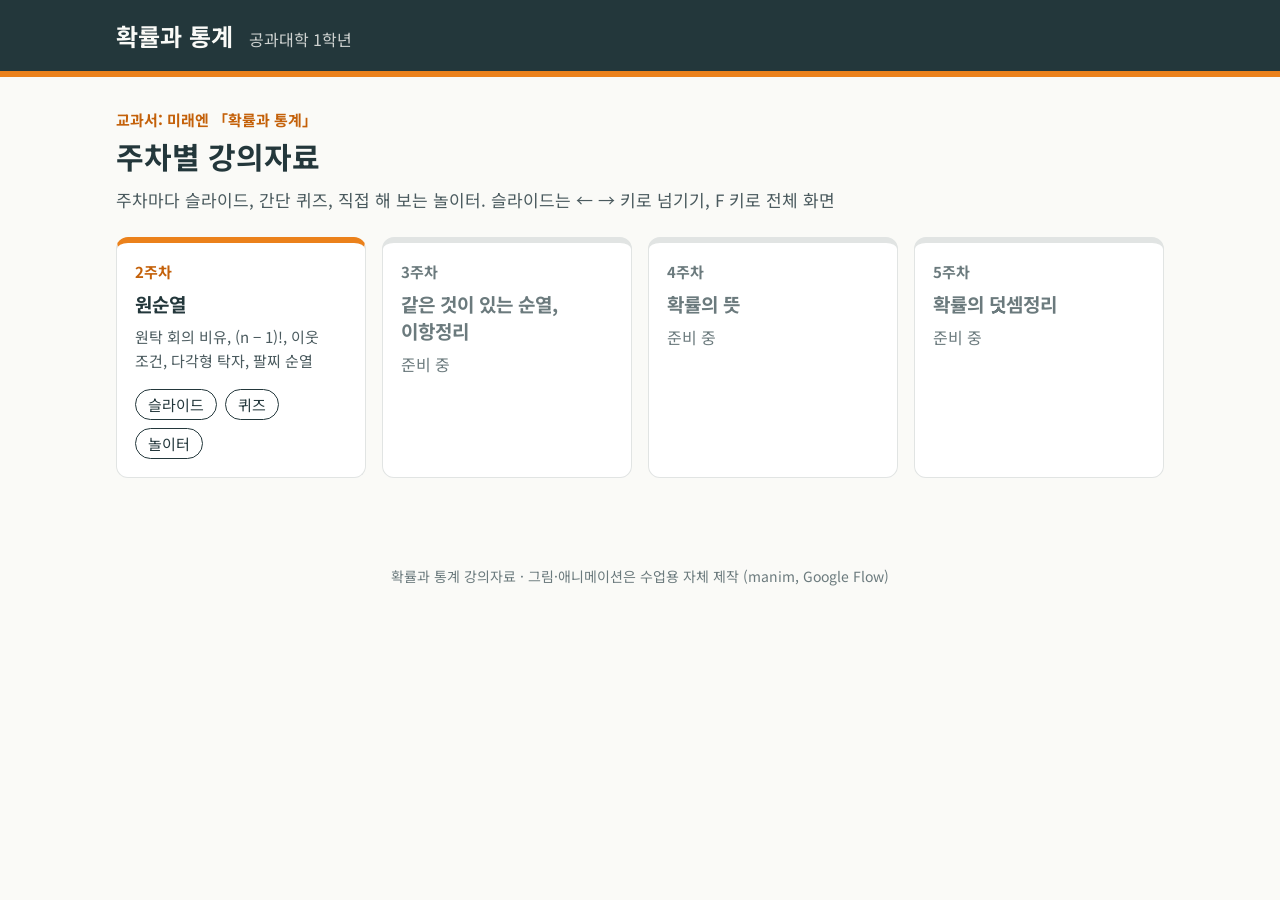
<file: index.html>
<!doctype html>
<html lang="ko">
<head>
<meta charset="utf-8">
<meta name="viewport" content="width=device-width, initial-scale=1">
<title>확률과 통계 강의자료</title>
<link rel="preconnect" href="https://fonts.googleapis.com">
<link rel="stylesheet" href="https://fonts.googleapis.com/css2?family=Noto+Sans+KR:wght@400;500;700;900&display=swap">
<link rel="stylesheet" href="_공용/웹/style.css">
</head>
<body>
<header class="topbar"><div class="in"><h1>확률과 통계</h1><span style="opacity:.8">공과대학 1학년</span></div></header>
<main>
  <p class="eyebrow">교과서: 미래엔 「확률과 통계」</p>
  <h2 class="page">주차별 강의자료</h2>
  <p class="lead">주차마다 슬라이드, 간단 퀴즈, 직접 해 보는 놀이터. 슬라이드는 ← → 키로 넘기기, F 키로 전체 화면</p>
  <div class="weeks">
    <article class="week">
      <p class="eyebrow">2주차</p>
      <h3>원순열</h3>
      <p class="lead" style="margin:0;font-size:15px">원탁 회의 비유, (n − 1)!, 이웃 조건, 다각형 탁자, 팔찌 순열</p>
      <div class="links">
        <a href="02주차_원순열과중복순열/웹/slides.html">슬라이드</a>
        <a href="02주차_원순열과중복순열/웹/quiz.html">퀴즈</a>
        <a href="02주차_원순열과중복순열/웹/playground.html">놀이터</a>
      </div>
    </article>
    <article class="week todo"><p class="eyebrow" style="color:inherit">3주차</p><h3>같은 것이 있는 순열, 이항정리</h3><p>준비 중</p></article>
    <article class="week todo"><p class="eyebrow" style="color:inherit">4주차</p><h3>확률의 뜻</h3><p>준비 중</p></article>
    <article class="week todo"><p class="eyebrow" style="color:inherit">5주차</p><h3>확률의 덧셈정리</h3><p>준비 중</p></article>
  </div>
</main>
<footer class="site">확률과 통계 강의자료 · 그림·애니메이션은 수업용 자체 제작 (manim, Google Flow)</footer>
</body>
</html>
</file>
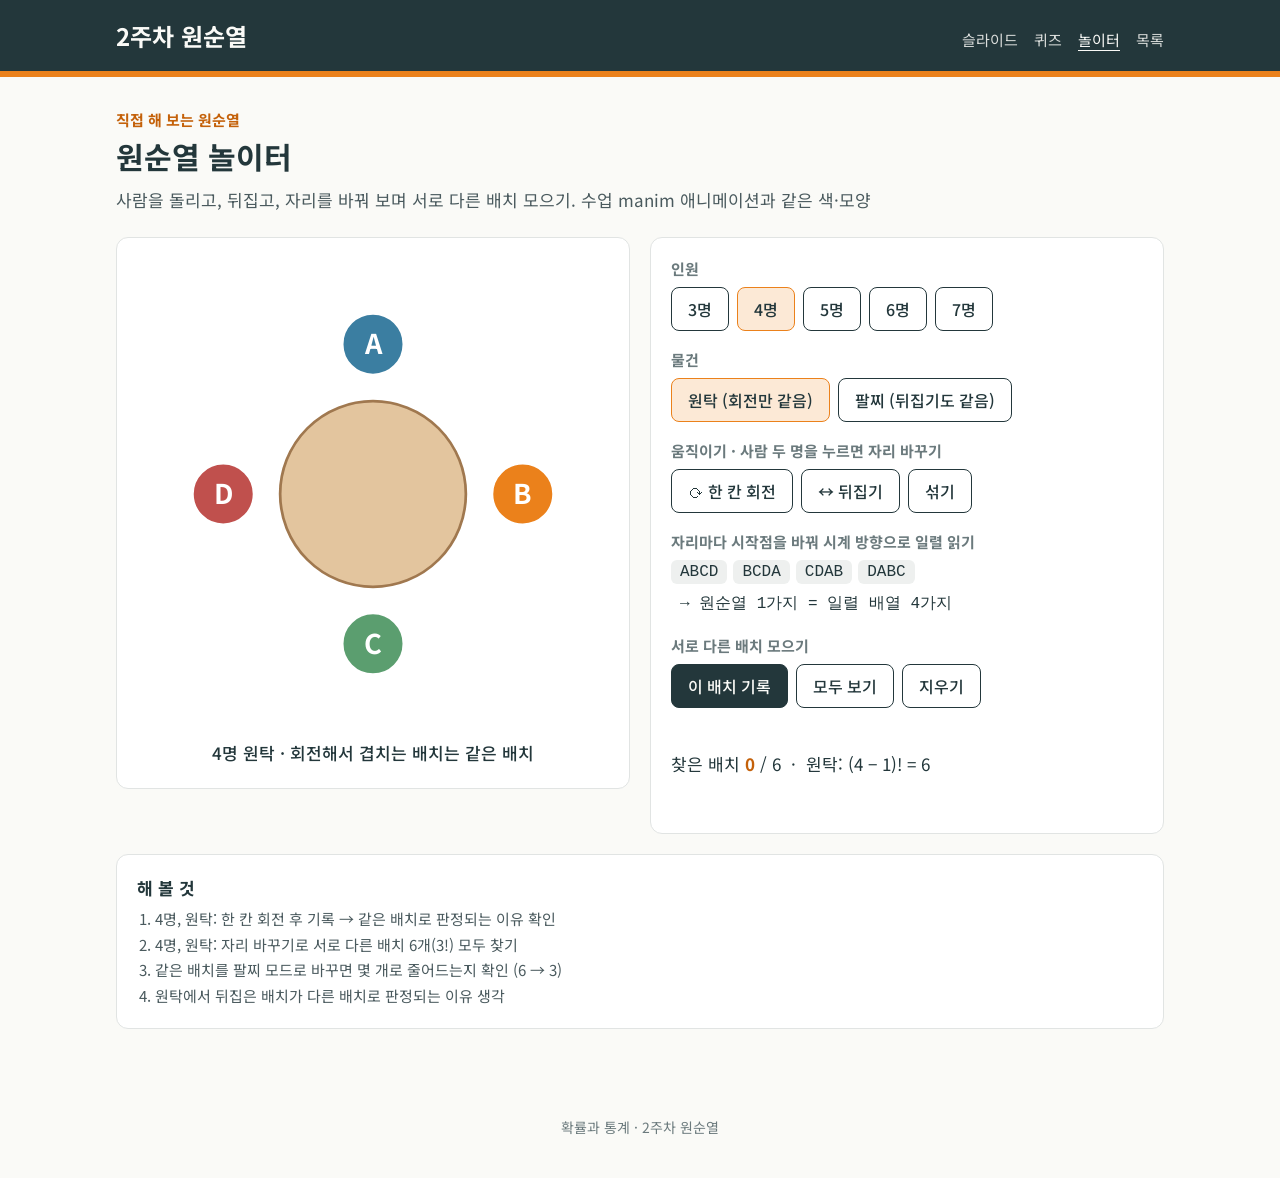
<file: 02주차_원순열과중복순열/웹/playground.html>
<!doctype html>
<html lang="ko">
<head>
<meta charset="utf-8">
<meta name="viewport" content="width=device-width, initial-scale=1">
<title>2주차 원순열 · 놀이터</title>
<link rel="preconnect" href="https://fonts.googleapis.com">
<link rel="stylesheet" href="https://fonts.googleapis.com/css2?family=Noto+Sans+KR:wght@400;500;700;900&display=swap">
<link rel="stylesheet" href="../../_공용/웹/style.css">
<style>
  .play { display: grid; grid-template-columns: minmax(0, 1fr) minmax(0, 1fr); gap: 20px; align-items: start; }
  @media (max-width: 820px) { .play { grid-template-columns: 1fr; } }
  #stage { width: 100%; height: auto; display: block; background: #FFFFFF; border-radius: 8px; touch-action: manipulation; }
  #stage .person { cursor: pointer; }
  #stage text { font-family: 'Noto Sans KR', 'Malgun Gothic', sans-serif; pointer-events: none; }
  .caption { text-align: center; font-size: 17px; font-weight: 500; min-height: 28px; margin-top: 10px; }
  .group { display: flex; flex-direction: column; gap: 8px; margin-bottom: 18px; }
  .group h3 { font-size: 15px; color: var(--faint); font-weight: 700; }
  .btns { display: flex; flex-wrap: wrap; gap: 8px; }
  .reads { display: flex; flex-wrap: wrap; gap: 6px; }
  .reads span { font-family: ui-monospace, Consolas, monospace; font-size: 16px; background: var(--panel-2); border-radius: 6px; padding: 3px 9px; }
  .count { font-size: 17px; line-height: 1.6; }
  .count b { color: var(--orange-text); }
  #found { display: flex; flex-wrap: wrap; gap: 6px; margin-top: 10px; max-height: 300px; overflow: auto; }
  #found svg { width: 64px; height: 64px; background: var(--panel-2); border-radius: 8px; }
  #found svg.new { outline: 3px solid var(--orange); }
  #msg { font-size: 16px; min-height: 26px; }
  .help { color: var(--muted); font-size: 15px; line-height: 1.7; padding-left: 18px; }
</style>
</head>
<body>
<header class="topbar"><div class="in">
  <h1>2주차 원순열</h1>
  <nav><a href="slides.html">슬라이드</a><a href="quiz.html">퀴즈</a><a href="playground.html" aria-current="page">놀이터</a><a href="../../index.html">목록</a></nav>
</div></header>
<main>
  <p class="eyebrow">직접 해 보는 원순열</p>
  <h2 class="page">원순열 놀이터</h2>
  <p class="lead">사람을 돌리고, 뒤집고, 자리를 바꿔 보며 서로 다른 배치 모으기. 수업 manim 애니메이션과 같은 색·모양</p>

  <div class="play">
    <section class="panel">
      <svg id="stage" viewBox="0 0 520 520" role="img" aria-label="원탁에 둘러앉은 사람들"></svg>
      <p class="caption" id="caption"></p>
    </section>

    <section class="panel">
      <div class="group">
        <h3>인원</h3>
        <div class="btns" id="sizes"></div>
      </div>
      <div class="group">
        <h3>물건</h3>
        <div class="btns">
          <button class="btn" id="mTable" aria-pressed="true">원탁 (회전만 같음)</button>
          <button class="btn" id="mBracelet" aria-pressed="false">팔찌 (뒤집기도 같음)</button>
        </div>
      </div>
      <div class="group">
        <h3>움직이기 · 사람 두 명을 누르면 자리 바꾸기</h3>
        <div class="btns">
          <button class="btn" id="rot">⟳ 한 칸 회전</button>
          <button class="btn" id="flip">↔ 뒤집기</button>
          <button class="btn" id="shuf">섞기</button>
        </div>
      </div>
      <div class="group">
        <h3>자리마다 시작점을 바꿔 시계 방향으로 일렬 읽기</h3>
        <div class="reads" id="reads"></div>
      </div>
      <div class="group">
        <h3>서로 다른 배치 모으기</h3>
        <div class="btns">
          <button class="btn primary" id="save">이 배치 기록</button>
          <button class="btn" id="all">모두 보기</button>
          <button class="btn" id="clear">지우기</button>
        </div>
        <p id="msg" role="status" aria-live="polite"></p>
        <p class="count" id="count"></p>
        <div id="found"></div>
      </div>
    </section>
  </div>

  <section class="panel" style="margin-top:20px">
    <h3 style="font-size:17px;margin-bottom:6px">해 볼 것</h3>
    <ol class="help">
      <li>4명, 원탁: 한 칸 회전 후 기록 → 같은 배치로 판정되는 이유 확인</li>
      <li>4명, 원탁: 자리 바꾸기로 서로 다른 배치 6개(3!) 모두 찾기</li>
      <li>같은 배치를 팔찌 모드로 바꾸면 몇 개로 줄어드는지 확인 (6 → 3)</li>
      <li>원탁에서 뒤집은 배치가 다른 배치로 판정되는 이유 생각</li>
    </ol>
  </section>
</main>
<footer class="site">확률과 통계 · 2주차 원순열</footer>

<script>
(() => {
  const C = 260, R = 165, NODE = 34;
  const COLORS = ['#3B7EA1', '#EB811B', '#5B9E6F', '#C0504D', '#8064A2', '#D4A017', '#23373B'];
  const NAMES = 'ABCDEFG';
  const svgNS = 'http://www.w3.org/2000/svg';
  const $ = s => document.querySelector(s);
  const stage = $('#stage');
  const fact = k => (k <= 1 ? 1 : k * fact(k - 1));

  let n = 4, bracelet = false, seats = [], pos = [], picked = null, busy = false;
  let found = new Map(), lastKey = null;

  const angle = s => -Math.PI / 2 + (2 * Math.PI * s) / n;      // 0번 자리 = 맨 위, 시계 방향
  const xy = th => [C + R * Math.cos(th), C + R * Math.sin(th)];
  const el = (tag, attrs, parent) => {
    const e = document.createElementNS(svgNS, tag);
    for (const k in attrs) e.setAttribute(k, attrs[k]);
    parent && parent.append(e);
    return e;
  };

  // 배치를 대표하는 문자열: A부터 시계 방향으로 읽기 (팔찌는 반대 방향과 비교해 작은 쪽)
  function order(arr) {
    const k = arr.indexOf(0);
    return arr.slice(k).concat(arr.slice(0, k));
  }
  function keyOf(arr, flipOk) {
    const a = order(arr).map(i => NAMES[i]).join('');
    if (!flipOk) return a;
    const b = a[0] + [...a.slice(1)].reverse().join('');
    return a < b ? a : b;
  }

  function build() {
    stage.innerHTML = '';
    el('circle', { cx: C, cy: C, r: R * 0.62, fill: bracelet ? 'none' : '#E3C59E',
      stroke: bracelet ? '#8A9499' : '#A0784F', 'stroke-width': bracelet ? 4 : 3 }, stage);
    if (bracelet) el('circle', { cx: C, cy: C, r: R, fill: 'none', stroke: '#8A9499', 'stroke-width': 5 }, stage);
    for (let i = 0; i < n; i++) {
      const g = el('g', { class: 'person', 'data-i': i, tabindex: 0, role: 'button', 'aria-label': NAMES[i] }, stage);
      el('circle', { r: NODE, fill: COLORS[i], stroke: '#FFFFFF', 'stroke-width': 3 }, g);
      el('text', { y: 11, 'text-anchor': 'middle', 'font-size': 30, 'font-weight': 700, fill: '#FFFFFF' }, g).textContent = NAMES[i];
      g.addEventListener('click', () => pick(i));
      g.addEventListener('keydown', e => (e.key === 'Enter' || e.key === ' ') && pick(i));
    }
    draw();
  }

  function draw() {
    stage.querySelectorAll('.person').forEach(g => {
      const i = +g.dataset.i;
      g.setAttribute('transform', `translate(${pos[i][0]},${pos[i][1]})`);
      g.querySelector('circle').setAttribute('stroke', picked === i ? '#23373B' : '#FFFFFF');
      g.querySelector('circle').setAttribute('stroke-width', picked === i ? 6 : 3);
    });
    const reads = [];
    for (let k = 0; k < n; k++) reads.push(seats.slice(k).concat(seats.slice(0, k)).map(i => NAMES[i]).join(''));
    $('#reads').innerHTML = reads.map(r => `<span>${r}</span>`).join('') +
      `<span style="background:none">→ 원순열 1가지 = 일렬 배열 ${n}가지</span>`;
    const total = bracelet ? fact(n - 1) / 2 : fact(n - 1);
    $('#count').innerHTML = `찾은 배치 <b>${found.size}</b> / ${total} &nbsp;·&nbsp; ` +
      (bracelet ? `팔찌: (${n} − 1)! ÷ 2 = ${fact(n - 1)} ÷ 2 = ${total}` : `원탁: (${n} − 1)! = ${total}`);
    $('#all').disabled = total > 120;
  }

  function target() {
    const p = [];
    seats.forEach((person, s) => (p[person] = xy(angle(s))));
    return p;
  }

  // 움직임: mover(t)가 t∈[0,1]에서 각 사람 위치를 돌려줌 (manim의 Transform처럼 부드럽게)
  function animate(mover, ms, done, cap) {
    busy = true;
    $('#caption').textContent = cap || '';
    const t0 = performance.now();
    const ease = t => (t < .5 ? 2 * t * t : 1 - (-2 * t + 2) ** 2 / 2);
    const step = now => {
      const t = Math.min(1, (now - t0) / ms);
      pos = mover(ease(t));
      draw();
      if (t < 1) requestAnimationFrame(step);
      else { busy = false; pos = target(); draw(); done && done(); }
    };
    requestAnimationFrame(step);
  }

  function rotate() {
    if (busy) return;
    const from = seats.slice();
    seats = [seats[n - 1], ...seats.slice(0, n - 1)];
    const d = (2 * Math.PI) / n;
    animate(t => { const p = []; from.forEach((person, s) => (p[person] = xy(angle(s) + d * t))); return p; },
      700, null, '모두 한 칸씩 이동 · 양옆 사람은 그대로');
  }

  function flip() {
    if (busy) return;
    const from = target();
    seats = seats.map((_, s) => seats[(n - s) % n]);
    animate(t => from.map(([x, y]) => [C + (x - C) * Math.cos(Math.PI * t), y]),
      900, null, bracelet ? '뒤집기 · 팔찌는 뒤집어도 같은 물건' : '뒤집기 · 시계 방향 ↔ 반시계 방향 (원탁에서는 다른 배치)');
  }

  function moveTo(next, cap) {
    const from = target();
    seats = next;
    const to = target();
    animate(t => from.map(([x, y], i) => [x + (to[i][0] - x) * t, y + (to[i][1] - y) * t]), 650, null, cap);
  }

  function shuffle() {
    if (busy) return;
    const next = seats.slice();
    for (let i = n - 1; i > 0; i--) { const j = Math.floor(Math.random() * (i + 1)); [next[i], next[j]] = [next[j], next[i]]; }
    moveTo(next, '자리 섞기');
  }

  function pick(i) {
    if (busy) return;
    if (picked === null) { picked = i; $('#caption').textContent = `${NAMES[i]} 선택 · 바꿀 사람 누르기`; draw(); return; }
    const a = picked; picked = null;
    if (a === i) { draw(); $('#caption').textContent = ''; return; }
    const next = seats.slice(), sa = next.indexOf(a), sb = next.indexOf(i);
    [next[sa], next[sb]] = [next[sb], next[sa]];
    moveTo(next, `${NAMES[a]} ↔ ${NAMES[i]} 자리 바꾸기`);
  }

  function mini(key) {
    const s = el('svg', { viewBox: '0 0 64 64', role: 'img', 'aria-label': `배치 ${key.split('').join(' ')}` });
    el('circle', { cx: 32, cy: 32, r: 13, fill: bracelet ? 'none' : '#E3C59E', stroke: '#A0784F' }, s);
    [...key].forEach((ch, k) => {
      const th = -Math.PI / 2 + (2 * Math.PI * k) / n;
      const c = el('circle', { cx: 32 + 22 * Math.cos(th), cy: 32 + 22 * Math.sin(th), r: 7, fill: COLORS[NAMES.indexOf(ch)] }, s);
      el('title', {}, c).textContent = ch;
    });
    return s;
  }

  function renderFound() {
    const box = $('#found');
    box.innerHTML = '';
    for (const k of found.keys()) {
      const m = mini(k);
      if (k === lastKey) m.classList.add('new');
      box.append(m);
    }
  }

  function save() {
    if (busy) return;
    const key = keyOf(seats, bracelet);
    if (found.has(key)) {
      const sameRot = found.get(key) === keyOf(seats, false);
      $('#msg').textContent = sameRot ? '이미 찾은 배치 · 회전하면 겹치는 같은 배치'
                                      : '이미 찾은 배치 · 뒤집으면 겹치는 같은 팔찌';
    } else {
      found.set(key, keyOf(seats, false));
      $('#msg').textContent = `새로운 배치 · A부터 시계 방향 ${keyOf(seats, false)}`;
    }
    lastKey = key;
    renderFound();
    draw();
  }

  function showAll() {
    const perm = a => (a.length <= 1 ? [a] : a.flatMap((x, i) => perm([...a.slice(0, i), ...a.slice(i + 1)]).map(p => [x, ...p])));
    found = new Map();
    perm([...Array(n - 1).keys()].map(i => i + 1)).forEach(p => {
      const arr = [0, ...p], k = keyOf(arr, bracelet);
      if (!found.has(k)) found.set(k, keyOf(arr, false));
    });
    lastKey = null;
    $('#msg').textContent = `A 고정 후 나머지 ${n - 1}명의 일렬 배치 ${fact(n - 1)}가지` + (bracelet ? ` ÷ 2 = ${found.size}가지` : '');
    renderFound();
    draw();
  }

  function reset(newN) {
    n = newN;
    seats = [...Array(n).keys()];
    pos = target();
    picked = null;
    found = new Map();
    lastKey = null;
    $('#msg').textContent = '';
    $('#caption').textContent = `${n}명 원탁 · 회전해서 겹치는 배치는 같은 배치`;
    document.querySelectorAll('#sizes .btn').forEach(b => b.setAttribute('aria-pressed', +b.dataset.n === n));
    build();
    renderFound();
  }

  function setMode(isBracelet) {
    bracelet = isBracelet;
    $('#mTable').setAttribute('aria-pressed', !bracelet);
    $('#mBracelet').setAttribute('aria-pressed', bracelet);
    // 기록을 새 기준으로 다시 묶기
    const old = [...found.values()];
    found = new Map();
    old.forEach(rot => { const arr = [...rot].map(c => NAMES.indexOf(c)); const k = keyOf(arr, bracelet); if (!found.has(k)) found.set(k, rot); });
    $('#msg').textContent = old.length ? `기록 ${old.length}개 → ${bracelet ? '팔찌' : '원탁'} 기준 ${found.size}개` : '';
    $('#caption').textContent = bracelet ? '팔찌 · 회전과 뒤집기 모두 같은 물건' : '원탁 · 회전해서 겹치는 배치만 같은 배치';
    lastKey = null;
    build();
    renderFound();
  }

  for (let k = 3; k <= 7; k++) {
    const b = document.createElement('button');
    b.className = 'btn'; b.dataset.n = k; b.textContent = `${k}명`;
    b.onclick = () => !busy && reset(k);
    $('#sizes').append(b);
  }
  $('#mTable').onclick = () => !busy && setMode(false);
  $('#mBracelet').onclick = () => !busy && setMode(true);
  $('#rot').onclick = rotate;
  $('#flip').onclick = flip;
  $('#shuf').onclick = shuffle;
  $('#save').onclick = save;
  $('#all').onclick = showAll;
  $('#clear').onclick = () => { found = new Map(); lastKey = null; $('#msg').textContent = ''; renderFound(); draw(); };
  reset(4);
})();
</script>
</body>
</html>
</file>
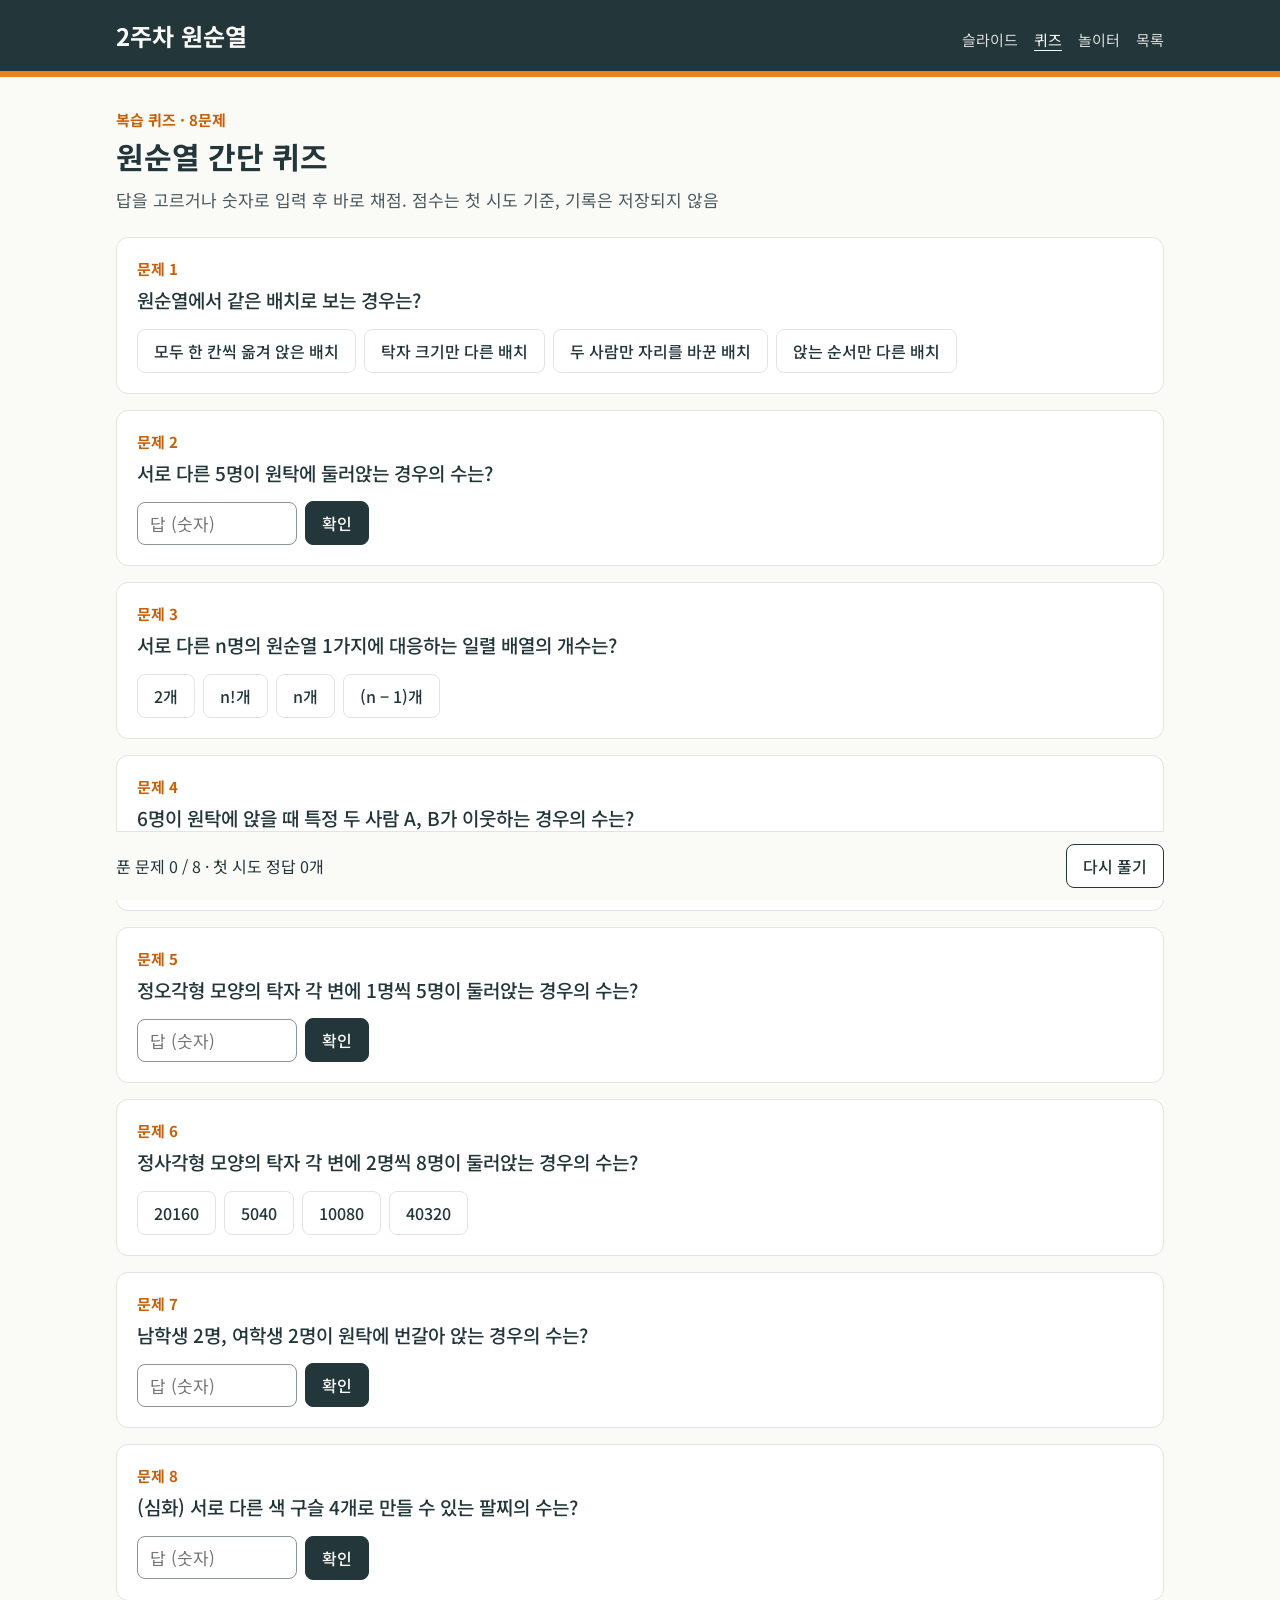
<file: 02주차_원순열과중복순열/웹/quiz.html>
<!doctype html>
<html lang="ko">
<head>
<meta charset="utf-8">
<meta name="viewport" content="width=device-width, initial-scale=1">
<title>2주차 원순열 · 간단 퀴즈</title>
<link rel="preconnect" href="https://fonts.googleapis.com">
<link rel="stylesheet" href="https://fonts.googleapis.com/css2?family=Noto+Sans+KR:wght@400;500;700;900&display=swap">
<link rel="stylesheet" href="../../_공용/웹/style.css">
</head>
<body>
<header class="topbar"><div class="in">
  <h1>2주차 원순열</h1>
  <nav><a href="slides.html">슬라이드</a><a href="quiz.html" aria-current="page">퀴즈</a><a href="playground.html">놀이터</a><a href="../../index.html">목록</a></nav>
</div></header>
<main>
  <p class="eyebrow">복습 퀴즈 · 8문제</p>
  <h2 class="page">원순열 간단 퀴즈</h2>
  <p class="lead">답을 고르거나 숫자로 입력 후 바로 채점. 점수는 첫 시도 기준, 기록은 저장되지 않음</p>
  <div id="quiz"></div>
  <div class="scorebar"><p id="score"></p><button class="btn" id="retry">다시 풀기</button></div>
</main>
<script>
window.QUIZ = [
  { q: '원순열에서 같은 배치로 보는 경우는?',
    options: ['모두 한 칸씩 옮겨 앉은 배치', '두 사람만 자리를 바꾼 배치', '앉는 순서만 다른 배치', '탁자 크기만 다른 배치'],
    answer: 0, explain: '회전해서 겹치는 배치는 같은 배치. 양옆 사람이 그대로이기 때문',
    hint: '모두 함께 움직였을 때 양옆 사람이 바뀌는지 확인' },
  { q: '서로 다른 5명이 원탁에 둘러앉는 경우의 수는?',
    number: 24, explain: '(5 − 1)! = 4! = 24', hint: '한 사람 고정 후 나머지 4명의 일렬 배치' },
  { q: '서로 다른 n명의 원순열 1가지에 대응하는 일렬 배열의 개수는?',
    options: ['n개', '(n − 1)개', '2개', 'n!개'],
    answer: 0, explain: '맨 앞 사람을 바꾸는 회전 n가지가 모두 같은 원순열. 그래서 n! ÷ n',
    hint: 'ABCD, BCDA, CDAB, DABC가 원탁에서는 어떻게 되는지 확인' },
  { q: '6명이 원탁에 앉을 때 특정 두 사람 A, B가 이웃하는 경우의 수는?',
    number: 48, explain: 'A, B 묶음 + 4명 = 5개의 원순열 4! = 24, 묶음 안 순서 2! = 2 → 24 × 2 = 48',
    hint: 'A, B를 끈으로 묶어 한 사람처럼 취급, 묶음 안 순서도 계산' },
  { q: '정오각형 모양의 탁자 각 변에 1명씩 5명이 둘러앉는 경우의 수는?',
    number: 24, explain: '한 칸씩 돌리면 탁자 모양이 그대로 → 원탁과 같음. (5 − 1)! = 24',
    hint: '정오각형을 한 칸 돌렸을 때 모양이 겹치는지 확인' },
  { q: '정사각형 모양의 탁자 각 변에 2명씩 8명이 둘러앉는 경우의 수는?',
    options: ['5040', '10080', '20160', '40320'],
    answer: 1, explain: '원순열 7! = 5040 중 한 칸 이동은 다른 배치(변의 끝이 바뀜) → 7! × 2 = 10080',
    hint: '한 칸 이동과 두 칸 이동(90° 회전) 중 같은 배치가 되는 쪽 확인' },
  { q: '남학생 2명, 여학생 2명이 원탁에 번갈아 앉는 경우의 수는?',
    number: 2, explain: '남학생 원순열 (2 − 1)! = 1, 사이 자리 2곳에 여학생 2! = 2 → 1 × 2 = 2',
    hint: '남학생을 먼저 원형으로 앉힌 뒤 사이 자리에 여학생 배치' },
  { q: '(심화) 서로 다른 색 구슬 4개로 만들 수 있는 팔찌의 수는?',
    number: 3, explain: '원순열 3! = 6, 뒤집으면 같아지는 2개씩 묶음 → 6 ÷ 2 = 3',
    hint: '팔찌는 뒤집어도 같은 물건. 원순열 수를 2로 나누기' },
];
</script>
<script src="../../_공용/웹/quiz.js"></script>
</body>
</html>
</file>
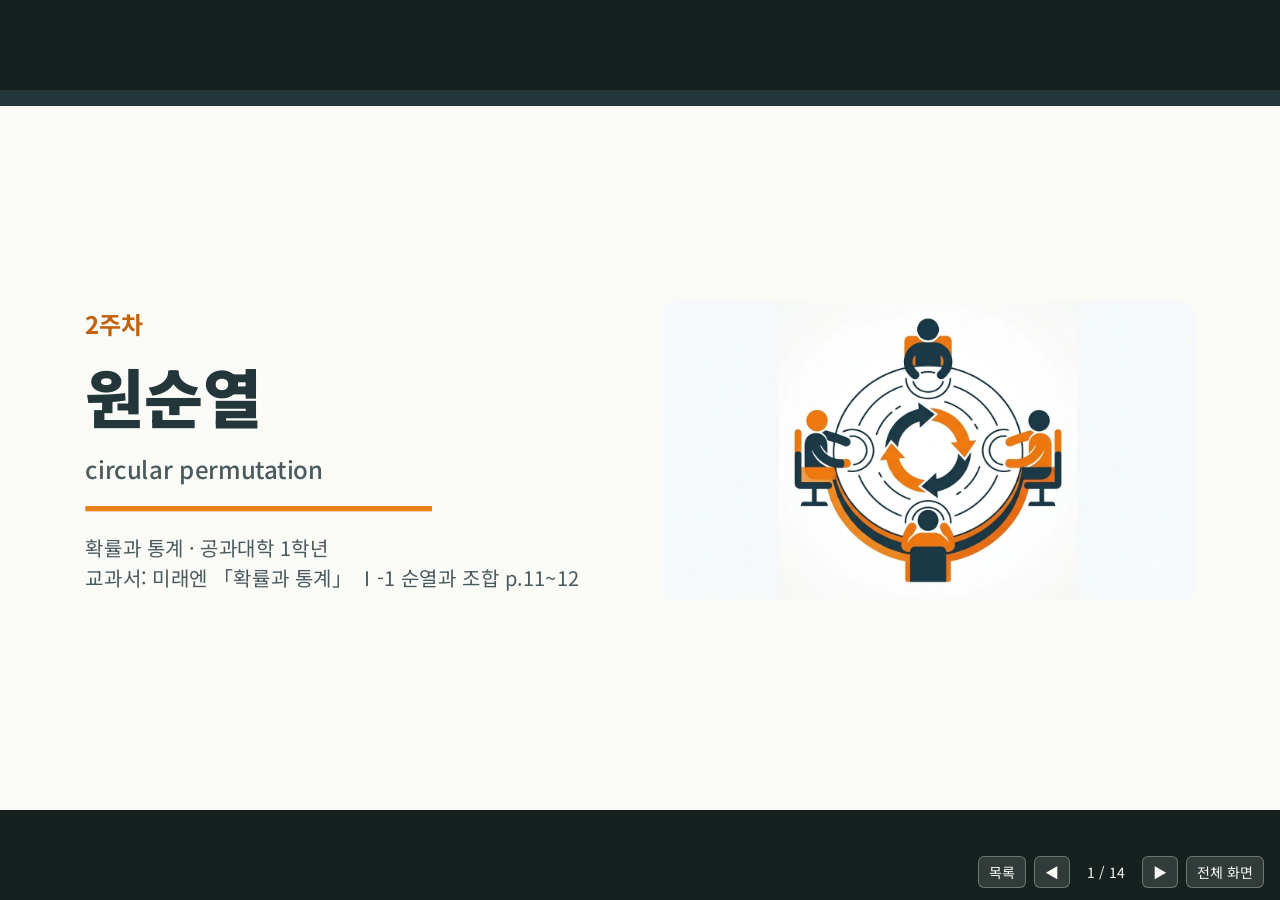
<file: 02주차_원순열과중복순열/웹/slides.html>
<!doctype html>
<html lang="ko">
<head>
<meta charset="utf-8">
<meta name="viewport" content="width=device-width, initial-scale=1">
<title>2주차 원순열 · 슬라이드</title>
<link rel="preconnect" href="https://fonts.googleapis.com">
<link rel="stylesheet" href="https://fonts.googleapis.com/css2?family=Noto+Sans+KR:wght@400;500;700;900&display=swap">
<link rel="stylesheet" href="../../_공용/웹/style.css">
</head>
<body class="deck">
<div class="stage" data-footer="확률과 통계 · 2주차 원순열">

<section class="slide cover" style="align-items:center;gap:64px;padding:128px">
  <div style="position:absolute;left:0;top:0;width:100%;height:24px;background:var(--navy)"></div>
  <div class="col" style="gap:32px">
    <p class="b orange" style="font-weight:700">2주차</p>
    <h1 style="font-size:96px;font-weight:900;line-height:1.1">원순열</h1>
    <p class="b" style="color:var(--muted)">circular permutation</p>
    <div style="width:520px;height:8px;background:var(--orange)"></div>
    <p class="muted" style="line-height:1.5">확률과 통계 · 공과대학 1학년<br>교과서: 미래엔 「확률과 통계」 Ⅰ-1 순열과 조합 p.11~12</p>
  </div>
  <img src="../생성미디어/회전개념도.png" alt="원탁 위 사람들이 한 칸씩 회전하는 개념 일러스트" style="width:800px;height:447px;object-fit:cover;border-radius:16px">
</section>

<section class="slide" style="flex-direction:column;align-items:center;gap:28px;padding-top:216px">
  <div class="bar"><h2>도입: 모두 한 칸씩 옮겨 앉으면?</h2></div>
  <video src="../생성미디어/도입영상.mp4" poster="../생성미디어/도입영상_첫장면.png" muted loop playsinline controls preload="metadata"
         style="width:1000px;height:563px;object-fit:cover;border-radius:16px;background:#000"></video>
  <p class="key">질문: 모두 옆자리로 옮겨 앉은 뒤의 배치는 처음과 다른 배치인가?</p>
</section>

<section class="slide" style="align-items:center">
  <div class="bar"><h2>오늘의 학습 목표</h2></div>
  <div class="grid4">
    <div class="card"><p class="num">01</p><h3>원순열의 뜻</h3><p class="muted">원탁 회의 비유</p></div>
    <div class="card"><p class="num">02</p><h3>공식 (n − 1)!</h3><p class="muted">한 사람 고정하기</p></div>
    <div class="card"><p class="num">03</p><h3>이웃 조건·<br>다각형 탁자</h3><p class="muted">끈으로 묶기, 탁자 모양 비교</p></div>
    <div class="card"><p class="num">04</p><h3>팔찌·목걸이 순열</h3><p class="muted">뒤집기 비유 (심화)</p></div>
  </div>
</section>

<section class="slide">
  <div class="bar"><h2>원순열이란: 원탁 회의 비유</h2></div>
  <div class="row">
    <div class="col">
      <p class="b" style="font-weight:700">원순열(circular permutation)</p>
      <p class="sub">서로 다른 대상을 원형으로 배열하는 순열</p>
      <p class="b">회전해서 겹치는 배열은 같은 것으로 간주</p>
      <p class="b">비유: 원탁 회의</p>
      <p class="sub">모두 한 칸씩 옮겨 앉아도 양옆 사람은 그대로</p>
      <p class="sub">누가 누구 옆에 앉았는지가 핵심</p>
      <p class="b">일렬 순열과의 차이: 맨 앞·맨 뒤 자리 없음</p>
    </div>
    <img class="fig" loading="lazy" src="../애니메이션/RoundTableRotate.gif" alt="원탁의 사람들이 한 칸씩 회전해도 이웃 관계가 유지되는 애니메이션">
  </div>
</section>

<section class="slide" style="flex-direction:column;justify-content:center;gap:48px">
  <div class="bar"><h2>생활 속 원순열</h2></div>
  <div style="display:grid;grid-template-columns:repeat(3,1fr);gap:48px">
    <figure style="display:flex;flex-direction:column;align-items:center;gap:20px"><img loading="lazy" src="../생성미디어/원탁토론.png" alt="원탁에 둘러앉아 회의하는 사람들 일러스트" style="width:522px;height:294px;object-fit:cover;border-radius:12px"><h3>원탁 회의</h3></figure>
    <figure style="display:flex;flex-direction:column;align-items:center;gap:20px"><img loading="lazy" src="../생성미디어/구절판.png" alt="정팔각형 구절판 일러스트" style="width:522px;height:294px;object-fit:cover;border-radius:12px"><h3>정팔각형 구절판</h3></figure>
    <figure style="display:flex;flex-direction:column;align-items:center;gap:20px"><img loading="lazy" src="../생성미디어/팔찌.png" alt="여러 색 구슬로 만든 팔찌 일러스트" style="width:522px;height:294px;object-fit:cover;border-radius:12px"><h3>구슬 팔찌</h3></figure>
  </div>
  <div class="col" style="gap:16px">
    <p class="b">공통점: 맨 앞·맨 뒤 없이 둥글게 놓인 배열</p>
    <p class="b">차이점: 팔찌는 뒤집을 수 있음 → <span class="orange">오늘 마지막 심화 주제</span></p>
  </div>
</section>

<section class="slide">
  <div class="bar"><h2>일렬 순열과 원순열의 관계</h2></div>
  <div class="row">
    <div class="col">
      <p class="b">일렬 배열 ABCD, BCDA, CDAB, DABC</p>
      <p class="sub">맨 앞 사람을 맨 뒤로 보내는 회전 관계</p>
      <p class="b">원탁에 앉히면 모두 같은 배치</p>
      <p class="b">원순열 1가지 ↔ 일렬 배열 n가지 대응</p>
      <p class="key">원순열의 수 = n! ÷ n</p>
      <p class="sub">4명: 4! ÷ 4 = 24 ÷ 4 = 6</p>
    </div>
    <img class="fig" loading="lazy" src="../애니메이션/LineToCircle.gif" alt="일렬 배열 4개가 원탁 위 하나의 배치로 겹쳐지는 애니메이션">
  </div>
</section>

<section class="slide">
  <div class="bar"><h2>공식: 한 사람을 고정하기</h2></div>
  <div class="row">
    <div class="col">
      <p class="b">한 사람(A)의 자리를 기준으로 고정</p>
      <p class="sub">회전으로 겹치는 경우가 저절로 사라짐</p>
      <p class="b">나머지 (n − 1)명의 일렬 배치와 같음</p>
      <p class="key">원순열의 수 = n! ÷ n = (n − 1)!</p>
      <p class="b">예: 4명 → 3! = 6</p>
      <p class="b">예: 5명 → 4! = 24</p>
    </div>
    <img class="fig" loading="lazy" src="../애니메이션/FixOnePerson.gif" alt="A를 고정하고 나머지 3명을 배치한 원탁 6개 애니메이션">
  </div>
</section>

<section class="slide" style="gap:48px;padding-top:216px">
  <div class="bar"><h2>예제</h2></div>
  <div class="card" style="flex:1;background:var(--panel-2);border:none;padding:36px 40px;gap:16px">
    <p class="muted orange" style="font-weight:700">예제 1</p>
    <p class="b" style="font-weight:700">서로 다른 7명이 원탁에 둘러앉는 경우의 수</p>
    <div style="display:flex;align-items:center;gap:40px">
      <svg width="320" height="320" viewBox="0 0 320 320" role="img" aria-label="원탁 둘레 7자리 중 맨 위 A 자리를 고정한 그림">
        <circle cx="160" cy="160" r="80" fill="#E3C59E"/>
        <g fill="#8A9499"><circle cx="249.9" cy="88.3" r="27"/><circle cx="272.1" cy="185.6" r="27"/><circle cx="209.9" cy="263.6" r="27"/><circle cx="110.1" cy="263.6" r="27"/><circle cx="47.9" cy="185.6" r="27"/><circle cx="70.1" cy="88.3" r="27"/></g>
        <circle cx="160" cy="45" r="27" fill="#C4610A"/>
        <text x="160" y="55" text-anchor="middle" font-size="30" font-weight="700" fill="#FAFAF7">A</text>
      </svg>
      <div class="col">
        <p class="muted">한 명 고정 → 나머지 6명 일렬 배치</p>
        <p class="key">(7 − 1)! = 6! = 720</p>
      </div>
    </div>
  </div>
  <div class="card" style="flex:1;background:var(--panel-2);border:none;padding:36px 40px;gap:16px">
    <p class="muted orange" style="font-weight:700">예제 2</p>
    <p class="b" style="font-weight:700">6명이 원탁에 앉을 때 A와 B가 마주 보고 앉는 경우의 수</p>
    <div style="display:flex;align-items:center;gap:40px">
      <svg width="320" height="320" viewBox="0 0 320 320" role="img" aria-label="원탁 둘레 6자리 중 A를 맨 위에, B를 맞은편에 놓은 그림">
        <circle cx="160" cy="160" r="80" fill="#E3C59E"/>
        <g fill="#8A9499"><circle cx="259.6" cy="102.5" r="27"/><circle cx="259.6" cy="217.5" r="27"/><circle cx="60.4" cy="217.5" r="27"/><circle cx="60.4" cy="102.5" r="27"/></g>
        <circle cx="160" cy="45" r="27" fill="#C4610A"/><circle cx="160" cy="275" r="27" fill="#C4610A"/>
        <g text-anchor="middle" font-size="30" font-weight="700" fill="#FAFAF7"><text x="160" y="55">A</text><text x="160" y="285">B</text></g>
      </svg>
      <div class="col">
        <p class="muted">A 고정 → B는 맞은편 1자리로 결정</p>
        <p class="key">나머지 4명: 4! = 24</p>
      </div>
    </div>
  </div>
</section>

<section class="slide">
  <div class="bar"><h2>이웃 조건: 끈으로 묶기</h2></div>
  <div class="row">
    <div class="col">
      <p class="b">조건: 특정 두 사람 A, B가 반드시 이웃</p>
      <p class="b">비유: 두 사람을 끈으로 묶어 한 사람처럼 취급</p>
      <p class="b">① 묶음 1개 + 나머지 4명 = 5개의 원순열</p>
      <p class="sub">(5 − 1)! = 24</p>
      <p class="b">② 묶음 안 순서: AB, BA</p>
      <p class="sub">2! = 2</p>
      <p class="key">24 × 2 = 48</p>
    </div>
    <img class="fig" loading="lazy" src="../애니메이션/NeighborsGlue.gif" alt="A와 B를 끈으로 묶어 한 묶음으로 원탁에 배치하는 애니메이션">
  </div>
</section>

<section class="slide">
  <div class="bar"><h2>다각형 탁자: 탁자 모양 비교</h2></div>
  <div class="row">
    <div class="col" style="gap:18px">
      <p class="b">정n각형 탁자, 각 변에 1명씩</p>
      <p class="sub">한 칸씩 돌리면 모양 일치 → 원탁과 같음</p>
      <p class="sub">정팔각형 8명: (8 − 1)! = 7!</p>
      <p class="b">정사각형 탁자, 각 변에 2명씩 (8명)</p>
      <p class="sub">한 칸 이동: 변의 왼쪽 끝 ↔ 오른쪽 끝, 다른 배치</p>
      <p class="sub">두 칸 이동(90° 회전): 같은 배치</p>
      <p class="key">원순열 7! × 2 = 10080</p>
    </div>
    <img class="fig" loading="lazy" src="../애니메이션/PolygonTable.gif" alt="정팔각형 탁자와 정사각형 탁자에서 회전에 따른 배치 비교 애니메이션">
  </div>
</section>

<section class="slide">
  <div class="bar"><h2>심화: 팔찌·목걸이 순열 (교과서 범위 밖)</h2></div>
  <div class="row">
    <div class="col">
      <p class="b">팔찌, 목걸이: 뒤집어도 같은 물건</p>
      <p class="b">시계 방향 배열 = 반시계 방향 배열</p>
      <p class="b">원순열 2개 → 팔찌 1개 대응</p>
      <p class="key">팔찌 순열의 수 = (n − 1)! ÷ 2</p>
      <p class="sub">n ≥ 3일 때 성립</p>
      <p class="b">예: 서로 다른 구슬 5개 → 24 ÷ 2 = 12</p>
    </div>
    <img class="fig" loading="lazy" src="../애니메이션/NecklaceFlip.gif" alt="팔찌를 뒤집으면 시계 방향 배열이 반시계 방향 배열과 겹치는 애니메이션">
  </div>
</section>

<section class="slide">
  <div class="bar"><h2>공학 속 원순열: 링 네트워크</h2></div>
  <div class="row">
    <div class="col">
      <p class="b">링(ring) 네트워크</p>
      <p class="sub">컴퓨터를 원형으로 연결하는 통신 구조</p>
      <p class="b">노드 배치 순서의 경우의 수 = 원순열</p>
      <p class="b">신호 방향을 구분하지 않으면 팔찌 순열</p>
      <p class="key">노드 6개: 5! ÷ 2 = 60가지</p>
      <p class="b">같은 원리: 원형 회전 테이블 공정, 터빈 블레이드 배치</p>
    </div>
    <svg width="520" height="520" viewBox="0 0 520 520" role="img" aria-label="컴퓨터 6대 PC1~PC6가 원형으로 이웃끼리 연결된 링 네트워크" style="flex:none">
      <polygon points="260,60 433.2,160 433.2,360 260,460 86.8,360 86.8,160" fill="none" stroke="#8A9499" stroke-width="6"/>
      <g fill="#23373B"><circle cx="260" cy="60" r="50"/><circle cx="433.2" cy="160" r="50"/><circle cx="433.2" cy="360" r="50"/><circle cx="260" cy="460" r="50"/><circle cx="86.8" cy="360" r="50"/><circle cx="86.8" cy="160" r="50"/></g>
      <g text-anchor="middle" font-size="28" font-weight="700" fill="#FAFAF7"><text x="260" y="70">PC1</text><text x="433.2" y="170">PC2</text><text x="433.2" y="370">PC3</text><text x="260" y="470">PC4</text><text x="86.8" y="370">PC5</text><text x="86.8" y="170">PC6</text></g>
      <text x="260" y="270" text-anchor="middle" font-size="30" fill="#4A5A5E">신호 흐름</text>
    </svg>
  </div>
</section>

<section class="slide dark" style="flex-direction:column;justify-content:space-between;gap:48px">
  <h2 style="font-size:64px;font-weight:700">정리</h2>
  <div class="grid4">
    <div class="card" style="background:var(--navy-2);border:none;border-top:8px solid var(--orange);padding:36px 32px"><p class="muted" style="color:#F5A35A;font-weight:700">원순열</p><p class="b" style="font-weight:700">(n − 1)!</p></div>
    <div class="card" style="background:var(--navy-2);border:none;border-top:8px solid var(--orange);padding:36px 32px"><p class="muted" style="color:#F5A35A;font-weight:700">이웃 조건</p><p class="b" style="font-weight:700">묶음 원순열 × 묶음 안 순서</p></div>
    <div class="card" style="background:var(--navy-2);border:none;border-top:8px solid var(--orange);padding:36px 32px"><p class="muted" style="color:#F5A35A;font-weight:700">팔찌·목걸이</p><p class="b" style="font-weight:700">(n − 1)! ÷ 2</p></div>
    <div class="card" style="background:var(--navy-2);border:none;border-top:8px solid var(--orange);padding:36px 32px"><p class="muted" style="color:#F5A35A;font-weight:700">핵심 원리</p><p class="b" style="font-weight:700">중복해서 센 만큼 나누기</p></div>
  </div>
  <div class="col" style="flex:none">
    <p class="b" style="color:#DCE3E4">회전으로 같아지는 것 n개 → ÷ n,&nbsp; 뒤집어서 같아지는 것 2개 → ÷ 2</p>
    <p class="b" style="color:#DCE3E4">막히면 한 사람 고정 후 일렬 순열로 바꿔 생각</p>
  </div>
</section>

<section class="slide" style="flex-direction:column;gap:22px">
  <div class="bar"><h2>연습문제</h2></div>
  <p class="b"><b>1.</b> 회장과 부회장을 포함한 7명이 원탁에 둘러앉을 때</p>
  <p class="muted" style="padding-left:48px">⑴ 7명이 앉는 경우의 수 &nbsp; ⑵ 회장과 부회장이 이웃하게 앉는 경우의 수</p>
  <p class="b"><b>2.</b> 정육각형 모양의 탁자 각 변에 1명씩 6명이 둘러앉는 경우의 수</p>
  <p class="b"><b>3.</b> 정삼각형 모양의 탁자 각 변에 2명씩 6명이 둘러앉는 경우의 수</p>
  <p class="b"><b>4.</b> 남학생 3명, 여학생 3명이 원탁에 번갈아 앉는 경우의 수</p>
  <p class="sub">남학생 먼저 원형 배치 후 사이 자리에 여학생 배치</p>
  <p class="b"><b>5.</b> <span class="orange">(심화)</span> 서로 다른 색 구슬 6개로 만들 수 있는 팔찌의 수</p>
  <p class="muted" style="margin-top:auto">복습: <a href="quiz.html">간단 퀴즈</a> · <a href="playground.html">원순열 놀이터</a></p>
</section>

</div>
<div class="deck-ui">
  <a href="../../index.html">목록</a>
  <button id="prev" aria-label="이전 슬라이드">◀</button>
  <span id="counter"></span>
  <button id="next" aria-label="다음 슬라이드">▶</button>
  <button id="full">전체 화면</button>
</div>
<script src="../../_공용/웹/deck.js"></script>
</body>
</html>
</file>
<file: _공용/웹/style.css>
/* 확률과 통계 웹 자료 공용 양식 (Metropolis: 남색 + 주황) */
:root {
  --navy: #23373B;
  --navy-2: #2F474C;
  --orange: #EB811B;
  --orange-text: #C4610A;
  --orange-soft: #FCE9D6;
  --bg: #FAFAF7;
  --panel: #FFFFFF;
  --panel-2: #EEF0EF;
  --line: #E1E4E3;
  --text: #23373B;
  --muted: #4A5A5E;
  --faint: #6B7A7D;
  --ok: #3B7EA1;
  --bad: #C0504D;
  --wood: #E3C59E;
  --gray: #8A9499;
  font-family: 'Noto Sans KR', 'Malgun Gothic', sans-serif;
  color: var(--text);
  word-break: keep-all;
}
* { box-sizing: border-box; margin: 0; }
body { background: var(--bg); }
a { color: inherit; }

/* ── 일반 페이지(첫 화면, 퀴즈, 놀이터) ── */
.topbar { background: var(--navy); color: var(--bg); border-bottom: 6px solid var(--orange); }
.topbar .in { max-width: 1080px; margin: 0 auto; padding: 18px 16px; display: flex; gap: 16px; align-items: baseline; flex-wrap: wrap; }
.topbar h1 { font-size: 24px; font-weight: 700; }
.topbar nav { margin-left: auto; display: flex; gap: 16px; font-size: 15px; }
.topbar nav a { text-decoration: none; opacity: .85; }
.topbar nav a:hover, .topbar nav a[aria-current] { opacity: 1; text-decoration: underline; text-underline-offset: 4px; }
main { max-width: 1080px; margin: 0 auto; padding: 32px 16px 64px; }
.eyebrow { color: var(--orange-text); font-weight: 700; font-size: 15px; }
h2.page { font-size: 30px; margin: 4px 0 8px; }
.lead { color: var(--muted); font-size: 17px; line-height: 1.6; margin-bottom: 24px; }
.panel { background: var(--panel); border: 1px solid var(--line); border-radius: 12px; padding: 20px; }
.btn { font: inherit; font-size: 16px; font-weight: 500; border: 1px solid var(--navy); background: var(--panel); color: var(--navy);
  border-radius: 8px; padding: 9px 16px; cursor: pointer; }
.btn:hover { background: var(--panel-2); }
.btn.primary { background: var(--navy); color: var(--bg); }
.btn.primary:hover { background: var(--navy-2); }
.btn[aria-pressed="true"] { background: var(--orange-soft); border-color: var(--orange); }
.btn:disabled { opacity: .45; cursor: default; }
.key { background: var(--orange-soft); border-left: 6px solid var(--orange); border-radius: 8px; padding: 10px 16px; font-weight: 700; }
footer.site { color: var(--faint); font-size: 14px; text-align: center; padding: 24px 16px 40px; }

/* 첫 화면 주차 카드 */
.weeks { display: grid; grid-template-columns: repeat(auto-fill, minmax(240px, 1fr)); gap: 16px; }
.week { background: var(--panel); border: 1px solid var(--line); border-top: 6px solid var(--orange); border-radius: 12px; padding: 18px; display: flex; flex-direction: column; gap: 8px; }
.week.todo { border-top-color: var(--line); color: var(--faint); }
.week h3 { font-size: 19px; }
.week .links { display: flex; flex-wrap: wrap; gap: 8px; margin-top: auto; padding-top: 8px; }
.week .links a { font-size: 15px; text-decoration: none; border: 1px solid var(--navy); border-radius: 999px; padding: 4px 12px; }
.week .links a:hover { background: var(--navy); color: var(--bg); }

/* 퀴즈 */
#quiz { display: flex; flex-direction: column; gap: 16px; }
.q .qt { font-size: 19px; font-weight: 500; line-height: 1.55; margin: 6px 0 14px; }
.q .ans { display: flex; flex-wrap: wrap; gap: 8px; align-items: center; }
.q .opt { border-color: var(--line); }
.q .opt.right { background: #E3EEF4; border-color: var(--ok); }
.q .opt.wrong { background: #F6E3E2; border-color: var(--bad); text-decoration: line-through; }
.q input { font: inherit; font-size: 17px; width: 160px; padding: 8px 12px; border: 1px solid var(--gray); border-radius: 8px; }
.q .fb { margin-top: 12px; font-size: 16px; line-height: 1.6; }
.q .fb:empty { display: none; }
.q .fb.ok { color: #1F5A78; }
.q .fb.bad { color: #9A3532; }
.scorebar { position: sticky; bottom: 0; background: var(--bg); border-top: 1px solid var(--line); padding: 12px 0; margin-top: 16px;
  display: flex; justify-content: space-between; align-items: center; gap: 12px; flex-wrap: wrap; }

/* ── 슬라이드덱 (1920×1080 무대를 화면 크기에 맞춰 축소) ── */
body.deck { background: #15201F; overflow: hidden; }
.stage { position: fixed; left: 50%; top: 50%; width: 1920px; height: 1080px; transform-origin: 0 0; }
.slide { position: absolute; inset: 0; background: var(--bg); padding: 232px 128px 160px; display: none; overflow: hidden; }
.slide.active { display: flex; }
.slide.dark { background: var(--navy); color: var(--bg); padding-top: 128px; }
.slide > .bar { position: absolute; left: 0; top: 0; width: 100%; height: 168px; background: var(--navy); }
.slide > .bar h2 { position: absolute; left: 128px; top: 44px; font-size: 64px; font-weight: 700; color: var(--bg); line-height: 1.2; }
.slide > .progress { position: absolute; left: 0; top: 168px; height: 8px; background: var(--orange); }
.slide > .foot { position: absolute; left: 128px; right: 128px; bottom: 64px; display: flex; justify-content: space-between; font-size: 24px; color: var(--faint); }
.slide.dark > .foot { color: #AEBCBF; }
.slide .row { display: flex; gap: 64px; align-items: center; width: 100%; }
.slide .col { flex: 1; display: flex; flex-direction: column; gap: 20px; }
.slide .b { font-size: 36px; font-weight: 500; line-height: 1.35; }
.slide .sub { font-size: 30px; color: var(--muted); padding-left: 40px; line-height: 1.35; }
.slide .sub::before { content: "– "; }
.slide .key { font-size: 36px; padding: 12px 28px; }
.slide .fig { width: 720px; height: 540px; object-fit: contain; background: var(--panel); border: 1px solid var(--line); border-radius: 12px; flex: none; }
.slide h3 { font-size: 36px; font-weight: 700; line-height: 1.3; }
.slide .grid4 { display: grid; grid-template-columns: repeat(4, 1fr); gap: 32px; width: 100%; }
.slide .card { background: var(--panel); border: 1px solid var(--line); border-top: 8px solid var(--orange); border-radius: 12px; padding: 40px; display: flex; flex-direction: column; gap: 20px; }
.slide .num { font-size: 64px; font-weight: 900; color: var(--orange-text); }
.slide .muted { font-size: 30px; color: var(--muted); }
.slide .orange { color: var(--orange-text); }

.deck-ui { position: fixed; right: 16px; bottom: 12px; display: flex; gap: 8px; align-items: center; z-index: 5; }
.deck-ui button, .deck-ui a { font: inherit; font-size: 14px; background: rgba(250,250,247,.12); color: #FAFAF7; border: 1px solid rgba(250,250,247,.3);
  border-radius: 6px; padding: 5px 10px; cursor: pointer; text-decoration: none; }
.deck-ui button:hover, .deck-ui a:hover { background: rgba(250,250,247,.25); }
.deck-ui span { color: #FAFAF7; font-size: 14px; min-width: 56px; text-align: center; }
@media print {
  body.deck { overflow: visible; background: none; }
  .deck-ui { display: none; }
  .stage { position: static; transform: none !important; }
  .slide { display: flex !important; position: relative; break-after: page; }
}
</file>
